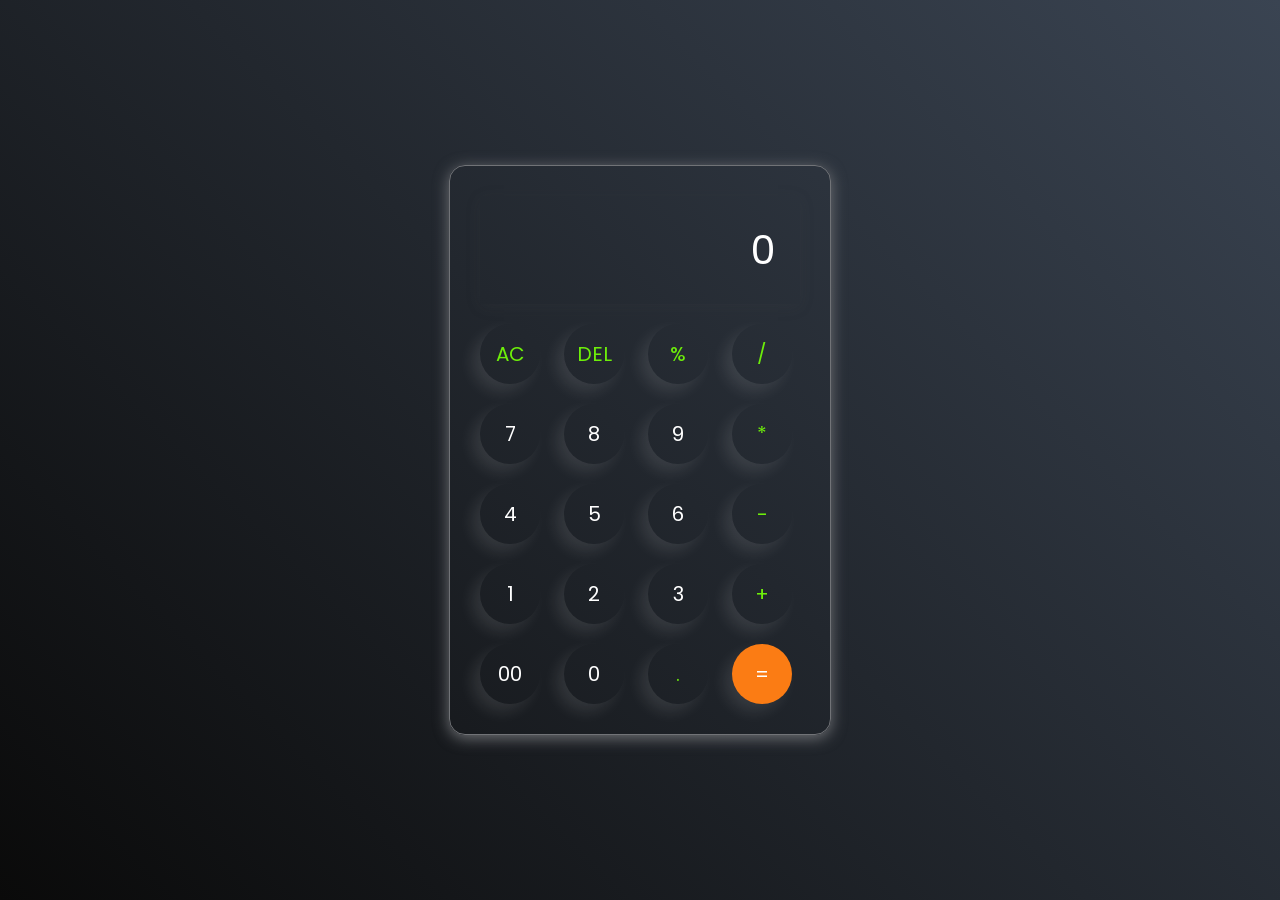
<file: calculator/index.html>
<!DOCTYPE html>
<html lang="en">
<head>
    <meta charset="UTF-8">
    <meta name="viewport" content="width=device-width, initial-scale=1.0">
    <title>CALCULATOR</title>
    <link rel="stylesheet" href="calc.css">
</head>
<body>
    <div class="calculator">
        <input type="text" placeholder="0" id="InputBox">
        <div >
            <button class="operator">AC</button>
            <button class="operator">DEL</button>
            <button class="operator">%</button>
            <button class="operator">/</button>

        </div>
        <div >
            <button>7</button>
            <button>8</button>
            <button>9</button>
            <button class="operator">*</button>

        </div>
        <div >
            <button>4</button>
            <button>5</button>
            <button>6</button>
            <button class="operator">-</button>

        </div>
        <div >
            <button>1</button>
            <button>2</button>
            <button>3</button>
            <button class="operator">+</button>

        </div>
        <div >
            <button>00</button>
            <button>0</button>
            <button class="operator" >.</button>
            <button class ="equal">=</button>

        </div>
        
        
        

    </div>
    <script src="calc.js"></script>


    
</body>
</html>
</file>
<file: calculator/calc.css>
@import url('https://fonts.googleapis.com/css2?family=Poppins:wght@500&display=swap');
*{
    margin: 0;
    padding: 0;
    box-sizing: border-box;
    font-family: 'Poppins', sans-serif;
}

body{
    width: 100%;
    height: 100vh;
    display: flex;
    justify-content: center;
    align-items: center;
    background: linear-gradient(45deg, #0a0a0a, #3a4452);
}

.calculator{
    border: 1px solid #717377;
    padding: 20px;
    border-radius: 16px;
    background-color: transparent;
    box-shadow:0px 3px 15px rgba(113,115,119)
   
   
}
input{
    width:320px;
    border : none;
    padding: 24px;
    margin:10px;
    background: transparent;
    box-shadow: 0px 3px 15px rgba(84,84,84,0.1);
    font-size: 40px;
    text-align: right;
    curser: pointer;
    color:whitesmoke



}
input::placeholder{
    color:white;
}
button{
    border:none;
    width:60px;
    height:60px;
    margin:10px;
    border-radius: 50%;
    background: transparent;
    color:#ffff;
    font-size:20px;
    box-shadow: -8px 8px 15px rgba(255,255,255,0.1);
    cursor: pointer;

}
.equal{
    background-color: #fb7c14;

}
.operator{
   color: #6dee0a;
}
</file>
